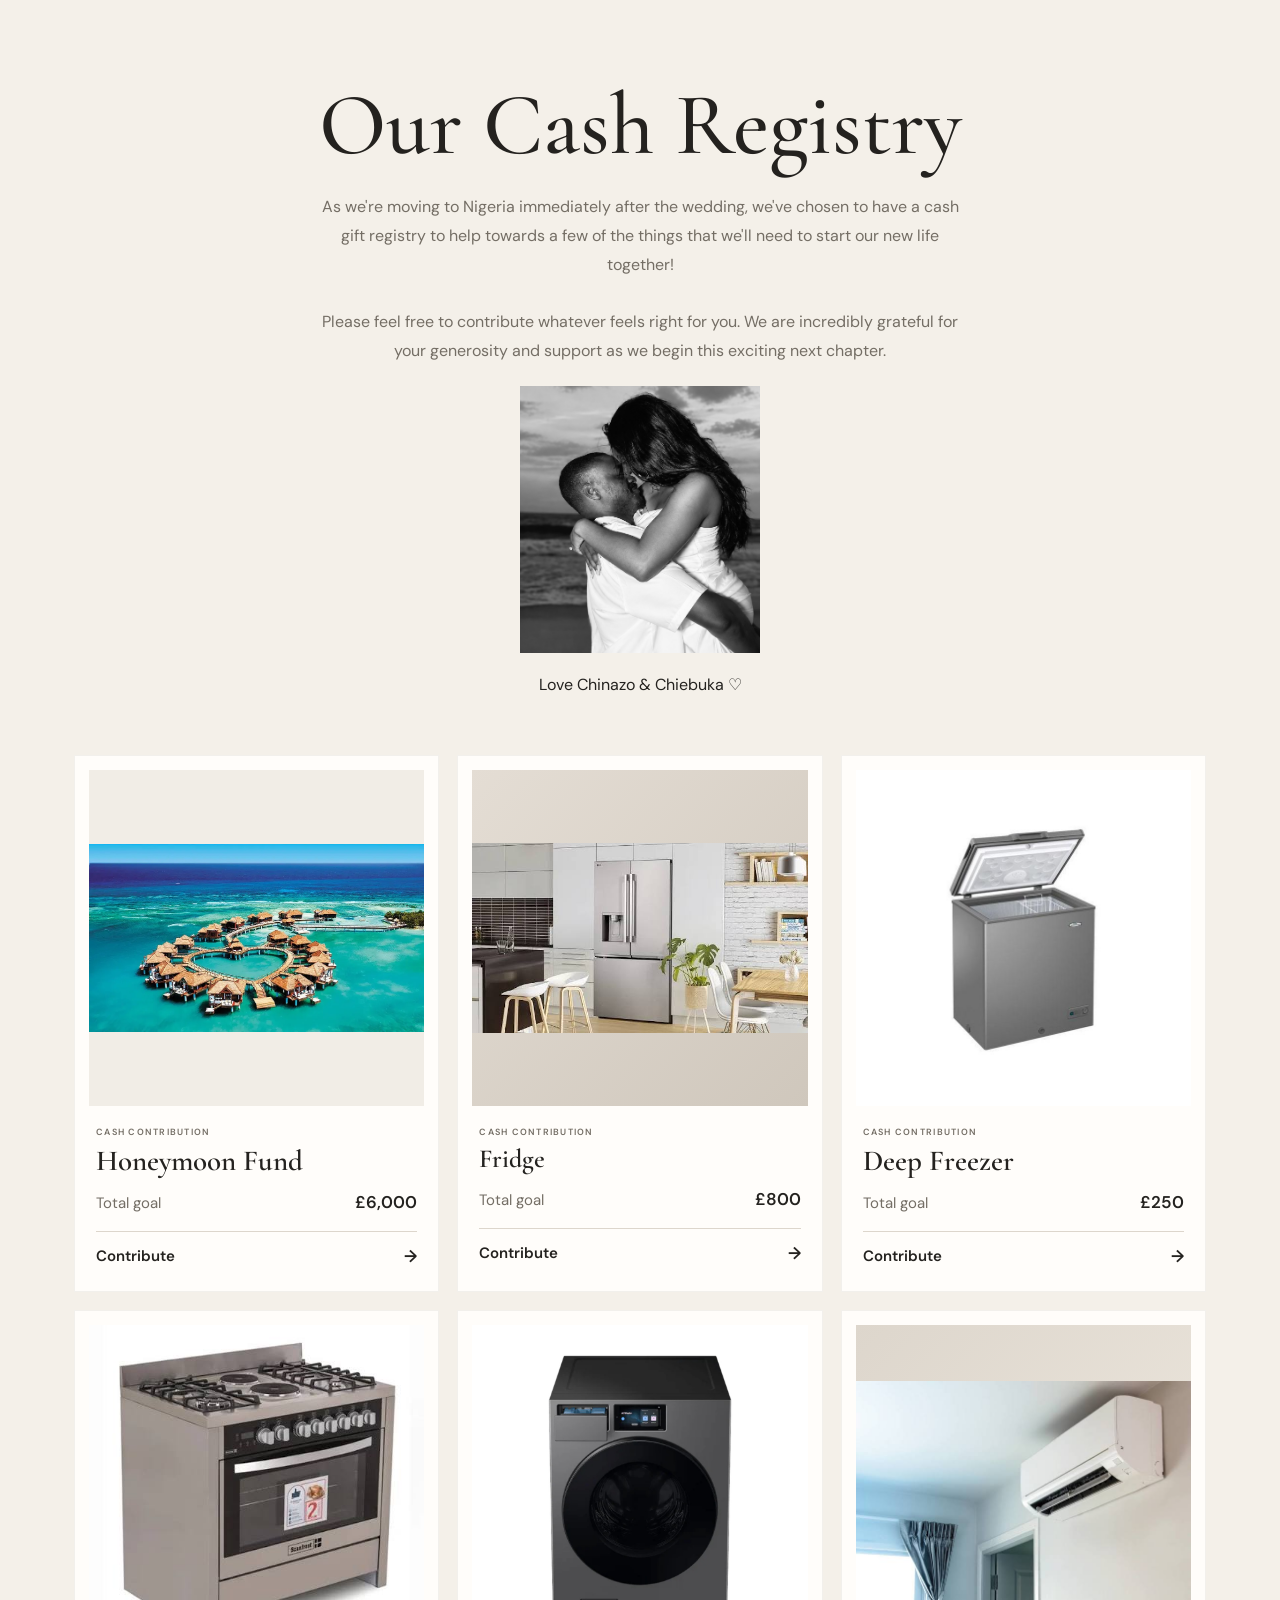
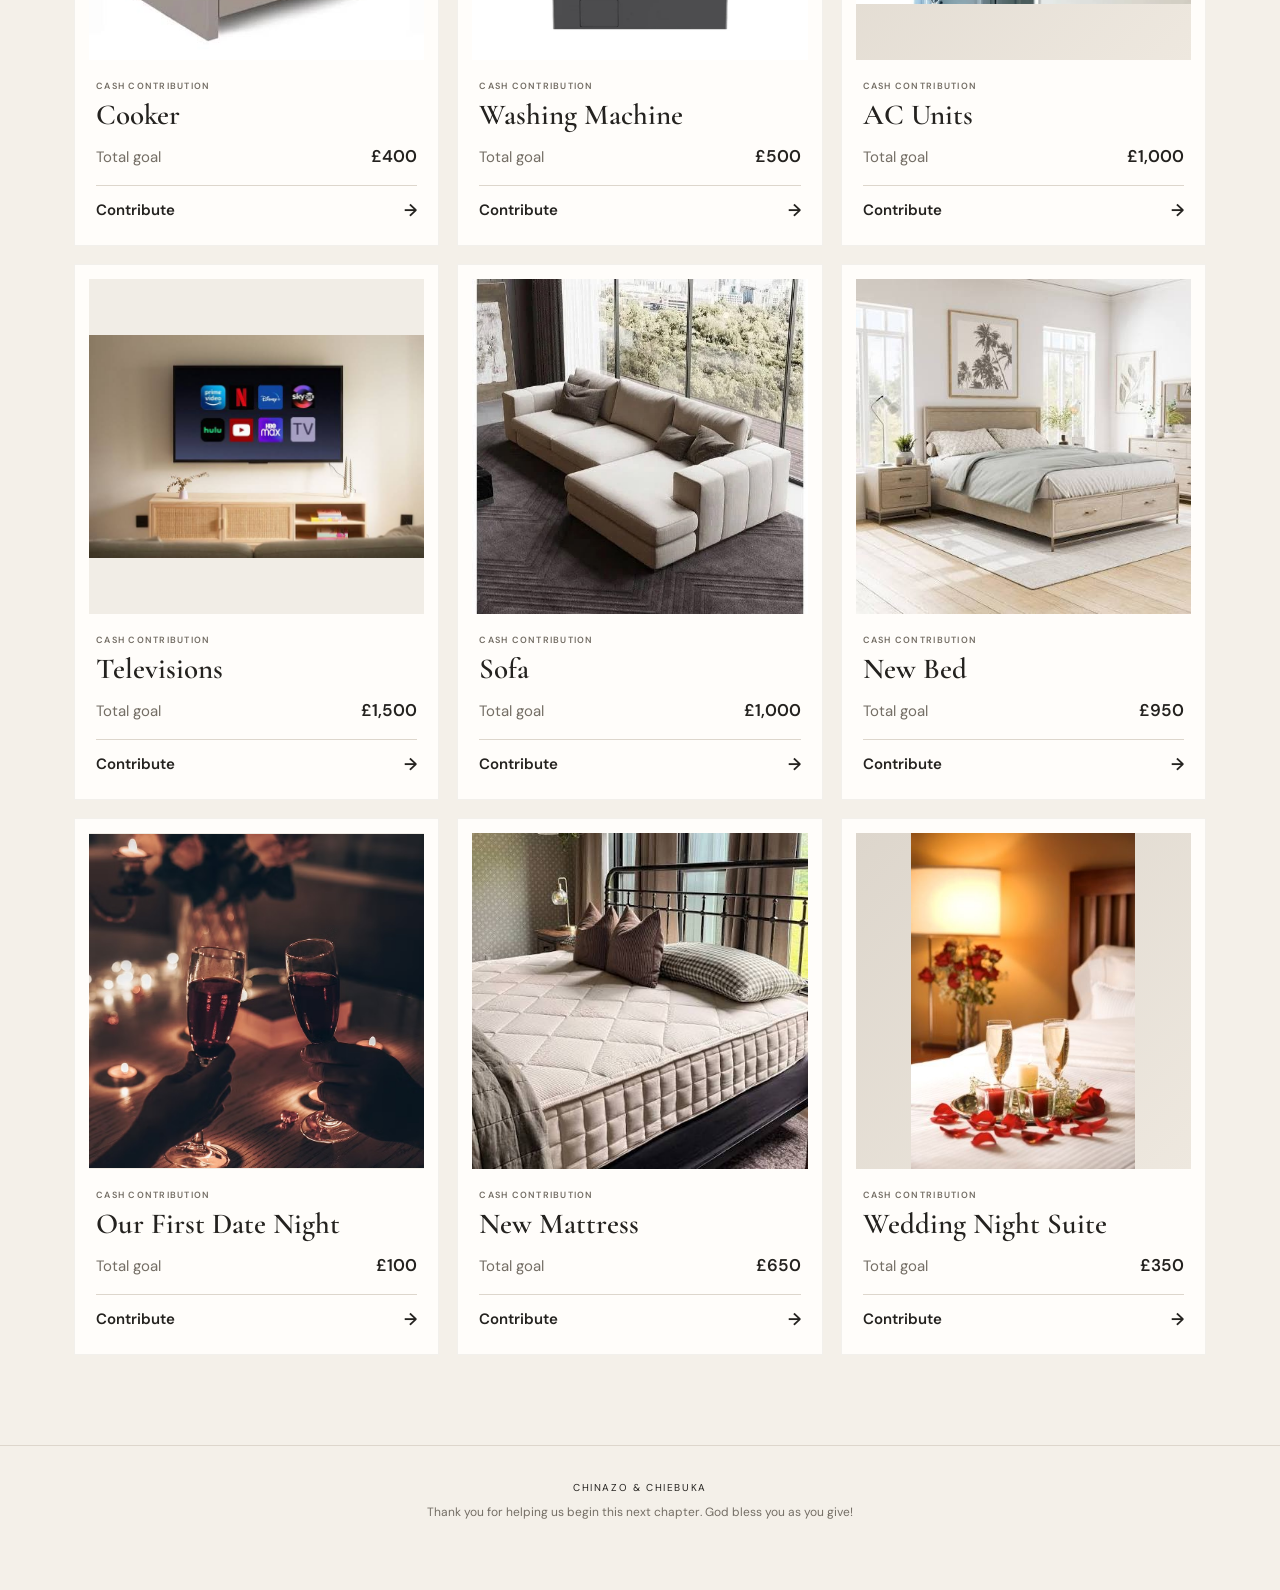
<file: index.html>
<!doctype html>
<html lang="en">
<script 
src="https://www.paypal.com/sdk/js?client-id=BAApCG5aUosLPvrOluP8S60WclKMbt3nXRqc5WOx3HyrOm88it3y6K4o2Co__RzFSHx15pcgM3TUfOJBws&components=hosted-buttons&disable-funding=venmo&currency=GBP">
</script>
  <meta charset="utf-8">
  <meta name="viewport" content="width=device-width, initial-scale=1">
  <meta name="theme-color" content="#f4f0e9">
  <title>Chinazo & Chiebuka | Gift Registry</title>
  <link rel="preconnect" href="https://fonts.googleapis.com">
  <link rel="preconnect" href="https://fonts.gstatic.com" crossorigin>
  <link href="https://fonts.googleapis.com/css2?family=Cormorant+Garamond:wght@400;500;600&family=DM+Sans:wght@400;500;600&display=swap" rel="stylesheet">
  <link rel="stylesheet" href="style.css">
</head>
<body>
  <header class="hero">
    <h1>Our Cash Registry</h1>
    <p class="intro">
      As we're moving to Nigeria immediately after the wedding, we've chosen to have a cash gift registry to help towards a few of the things that we'll need to start our new life together!
<br>
<br>
Please feel free to contribute whatever feels right for you. We are  incredibly grateful for your generosity and support as we begin this exciting next chapter.
</header>

<main>
  <div class="registry-photo">
  <img src="images/us.jpg" alt="Us">
  <br>
  <span>Love Chinazo & Chiebuka ♡</span>
</div>

  <section class="registry-grid" id="registry"></section>

</main>


  <footer>
    <div>CHINAZO & CHIEBUKA</div>
    <p>Thank you for helping us begin this next chapter. God bless you as you give!</p>
  </footer>

  <div class="modal-backdrop" id="modalBackdrop" aria-hidden="true">
    <section class="modal" role="dialog" aria-modal="true" aria-labelledby="modalTitle">
      <button class="close" id="closeModal" aria-label="Close">×</button>
      <div class="modal-icon" id="modalIcon"></div>
      <h2 id="modalTitle"></h2>

      <div class="goal-row">
        <span style="font-size: 17px;">Total goal</span><strong id="modalGoal" style="font-size: 17px;"></strong>
      </div>

      <label for="amount">How much would you like to contribute?</label>
      <div class="amount-wrap">
        <span>£</span>
        <input id="amount" inputmode="decimal" type="number" min="1" step="1" placeholder="100">
      </div>

      <div class="quick-amounts">
        <button data-amount="100">£100</button>
        <button data-amount="250">£250</button>
        <button data-amount="500">£500</button>
        <button data-amount="1000">£1000</button>
      </div>
      <span style="font-size: 14px;">Feel free to input a custom amount</span>
<br>
<br>

      <div class="payment-options">
        <button class="payment bank" id="bankBtn">
          <span>Pay by bank transfer</span><small>View bank details</small>
        </button>

        <div class="bank-details" id="bankDetails">
        <h3>Bank Transfer Details</h3><br>
       
        <div class="bank-switch">
          <button type="button" id="ukBankBtn" class="active" style="display:inline-block;" onclick="document.getElementById('bankDetails').querySelector('dl').style.display='block'; document.getElementById('nigeriaBankDetails').style.display='none';">UK</button>
          <button type="button" id="nigeriaBankBtn" onclick="document.getElementById('bankDetails').querySelector('dl').style.display='none'; document.getElementById('nigeriaBankDetails').style.display='block';">Nigeria</button>
        </div>
        
        <dl><small>UK Bank Transfers</small>
          <div><dt>Account Name</dt><dd data-bank="name">CHINAZO ONWUTA</dd></div>
          <div><dt>Bank Name</dt><dd>Revolut</dd></div>
          <div><dt>Sort Code</dt><dd data-bank="sort">04-00-75</dd></div>
          <div><dt>Account Number</dt><dd data-bank="account">20810458</dd></div>
          <div><dt>Reference</dt><dd id="bankReference">GIFT</dd></div>
          <div><dt>Amount</dt><dd id="bankAmount">£100</dd></div>
        <button class="copy-btn" id="copyBank">Copy bank details</button>
        </dl>
        
      <div id="nigeriaBankDetails" style="display:none;">
      <dl><small>Nigerian Bank Transfers</small>
        <div><dt>Account Name</dt><dd>CHIEBUKA ITANYI</dd></div>
        <div><dt>Bank Name</dt><dd>Zenith</dd></div>
        <div><dt>Account Type</dt><dd>Savings</dd></div>
        <div><dt>Account Number</dt><dd>2174967910</dd></div>
        <div><dt>Reference</dt><dd id="nigeriaBankReference">YOUR NAME + [CODE]</dd></div>
        <div><dt>Amount</dt><dd id="nigeriaBankAmount">£100</dd></div>
        <button class="copy-btn" id="copyNigeriaBank">Copy bank details</button>
      </dl>
    </div>

      </div>

      <button class= "payment link" id="paylinkBtn">
        <span>Pay by card</span><small>Credit cards, debit cards and Apple Pay</small>
        </button>
        
       <div class="bank-details" id="paymentLink">
        <h3 style="font-size: 24px;">Secure Card Payments</h3>
        <div class="payment-amount">
  <small>Send your chosen amount of <strong id="paymentAmount">£100</strong> via secure payment link</small>
</div>

  <a class="payment-link-btn" href="https://revolut.me/chinazox" target="_blank" rel="noopener">
    <small>Pay By Card</small>
  </a>
  
  <span style="font-size: 10px;">Powered by Revolut Bank</span>
</div>
</div>

<div class="bank-details" id="cardPayment">
  <h3>Pay by card</h3>

  <div class="payment-amount">
    <small style="font-size: 14px;">Please enter your chosen amount of <strong id="cardAmount">£100</strong> in the box below:</small>

  <div id="paypal-container-J99ZJFK67ZYRQ"></div>
  
</div>
        
      </div>

      <p class="small-note">
        Your contribution will be sent directly to us.
      </p>
    </section>
  </div>

  <script src="script.js"></script>
</body>
</html>
</file>
<file: style.css>
* { box-sizing: border-box; }
:root {
  --paper: #f4f0e9;
  --card: #fffdfa;
  --ink: #24221f;
  --muted: #746e65;
  --line: #ddd6cc;
  --accent: #9b8c72;
}
html { scroll-behavior: smooth; }
body {
  margin: 0;
  background: var(--paper);
  color: var(--ink);
  font-family: "DM Sans", sans-serif;
}
.hero {
  max-width: 850px;
  margin: 0 auto;
  padding: 86px 24px 20px;
  text-align: center;
}
.eyebrow {
  letter-spacing: .24em;
  font-size: 11px;
  font-weight: 600;
  margin-bottom: 24px;
}
h1, h2, h3 {
  font-family: "Cormorant Garamond", serif;
  font-weight: 500;
}
h1 {
  font-size: clamp(52px, 8vw, 88px);
  line-height: .9;
  margin: 0 0 28px;
}
.intro {
  max-width: 650px;
  margin: auto;
  font-size: 16px;
  line-height: 1.8;
  color: var(--muted);
}
.subintro {
  margin-top: 14px;
  color: var(--ink);
  font-size: 13px;
}
main { max-width: 1180px; margin: 0 auto; padding: 0 24px 90px; }
.registry-grid {
  display: grid;
  grid-template-columns: repeat(3, minmax(0, 1fr));
  gap: 18px;
}
.card {
  background: var(--card);
  border: 1px solid rgba(36,34,31,.06);
  padding: 14px;
  cursor: pointer;
  transition: transform .2s ease, box-shadow .2s ease;
}
.card:hover { transform: translateY(-4px); box-shadow: 0 18px 40px rgba(36,34,31,.09); }
.card-image {
  aspect-ratio: 1 / 1;
  overflow: hidden;
  background: #f1ede6;
}

.card-image img {
  width: 100%;
  height: 100%;
  object-fit: contain;
  display: block;
}
.card:nth-child(3n+2) .card-image { background: linear-gradient(135deg, #e4ddd4, #cfc7bc); }
.card:nth-child(3n) .card-image { background: linear-gradient(135deg, #ddd6cc, #eee8df); }
.card-body { padding: 20px 7px 10px; }
.card-kicker {
  color: var(--muted);
  text-transform: uppercase;
  letter-spacing: .14em;
  font-size: 9px;
  font-weight: 600;
}
.card h3 {
  margin: 8px 0 16px;
  font-size: 29px;
  font-weight: 600;
  line-height: 1;
}
.card:nth-child(2) h3 {
  font-size: 26px;
}
.goal {
  display: flex;
  justify-content: space-between;
  align-items: baseline;
  gap: 10px;
  color: var(--muted);
  font-size: 15px;
}
.goal strong { color: var(--ink); font-size: 17px; font-weight: 600; }
.contribute-link {
  margin-top: 18px;
  padding-top: 13px;
  border-top: 1px solid var(--line);
  display: flex;
  justify-content: space-between;
  align-items: center;
  color: var(--ink);
  font-size: 15px;
  font-weight: 600;
}
.contribute-link span:last-child { font-size: 17px; }
footer {
  text-align:center;
  padding: 35px 20px 70px;
  border-top: 1px solid var(--line);
  font-size: 10px;
  letter-spacing:.16em;
}
footer p { letter-spacing:0; color:var(--muted); font-size:12px; margin:10px 0 0; }

.modal-backdrop {
  position: fixed; inset: 0; background: rgba(25,23,20,.55);
  display:none; align-items:center; justify-content:center; padding:18px;
  z-index:10; backdrop-filter: blur(5px);
}
.modal-backdrop.open { display:flex; }
.modal {
  width:min(520px, 100%); max-height:92vh; overflow:auto;
  background:var(--card); padding:38px; position:relative;
  box-shadow:0 30px 80px rgba(0,0,0,.2);
}
.close { position:absolute; right:18px; top:12px; border:0; background:none; font-size:30px; cursor:pointer; color:var(--muted); }
.modal-icon { font-size:36px; margin-bottom:8px; }
.modal-kicker { font-size:9px; letter-spacing:.2em; font-weight:600; color:var(--muted); }
.modal h2 { font-size:46px; line-height:.95; margin:8px 0 12px; }
.goal-row { display:flex; justify-content:space-between; padding:14px 0; border-top:1px solid var(--line); border-bottom:1px solid var(--line); margin:20px 0; font-size:12px; color:var(--muted); }
.goal-row strong { color:var(--ink); }
label { font-size:12px; font-weight:600; display:block; margin-bottom:8px; }
.amount-wrap { display:flex; align-items:center; border:1px solid #bdb5aa; padding:0 14px; height:54px; }
.amount-wrap span { font-family:"Cormorant Garamond",serif; font-size:28px; }
.amount-wrap input { border:0; outline:0; background:transparent; width:100%; font-size:24px; padding-left:8px; font-family:"DM Sans",sans-serif; }
.quick-amounts { display:grid; grid-template-columns:repeat(4,1fr); gap:7px; margin:8px 0 20px; }
.quick-amounts button { border:1px solid var(--line); background:white; padding:9px; cursor:pointer; }
.payment-options { display:grid; gap:9px; }
.payment { border:0; text-align:left; padding:16px 18px; cursor:pointer; background:#e9e3da; color:var(--ink); }
.payment.bank:has(+ .bank-details.open) {
  background: #24221f;
  color: white;
}
.payment.link:has(+ .bank-details.open) {
  background: #24221f;
  color: white;
}
.quick-amounts button.selected {
  background: #24221f;
  color: white;
}
#amount::placeholder {
  color: #c9c8c8;
}
.payment span, .payment small { display:block; }
.payment span { font-weight:600; }
.payment small { margin-top:4px; opacity:.7; font-size:11px; }
.payment.bank { background:#e9e3da; color:var(--ink); }
.payment.card { background:#d8d1c6; color:var(--ink); }
.bank-details { display:none; margin-top:14px; padding:18px; background:#f0ebe4; }
.bank-details.open { display:block; }
.bank-details h3 { margin:0 0 10px; font-size:26px; }
.bank-details p { font-size:11px; color:var(--muted); }
dl { margin:14px 0; }
dl div { display:flex; justify-content:space-between; gap:20px; padding:8px 0; border-bottom:1px solid #ddd5ca; font-size:11px; }
dt { color:var(--muted); } dd { margin:0; font-weight:600; text-align:right; }
.copy-btn { width:100%; padding:11px; border:1px solid var(--ink); background:transparent; cursor:pointer; }
.small-note { color:var(--muted); font-size:10px; line-height:1.5; margin-top:18px; text-align:center; }
.registry-photo {
  max-width: 240px;
  margin: 0 auto 60px;
}
.payment-link-btn {
  display: block;
  width: 100%;
  padding: 13px 16px;
  margin-top: 10px;
  border: 1px solid var(--ink);
  background: transparent;
  color: var(--ink);
  text-align: center;
  text-decoration: none;
  font-weight: 600;
  cursor: pointer;
  transition: 0.2s ease;
}

.payment-link-btn:hover {
  background: var(--ink);
  color: white;
}

#cardPayment {
  display: none;
}

#cardPayment.open {
  display: block;
}

.bank-details {
  position: relative;
}

.bank-switch button {
  padding: 6px 14px;
  width: 58px;
  border: 1px solid #cfc7bd;
  background: transparent;
  color: #24221f;
  font-family: inherit;
  font-size: 10px;
  font-weight: 500;
  letter-spacing: 0.02em;
  cursor: pointer;
  transition: all 0.2s ease;
}

.bank-switch button:first-child {
  border-radius: 16px 0 0 16px;
}

.bank-switch button:last-child {
  border-radius: 0 16px 16px 0;
}

.bank-switch {
  position: absolute;
  top: 65px;
  right: 10px;
}

.bank-switch button.active {
  background: #24221f;
  color: white;
}

.registry-photo img {
  width: 100%;
  display: block;
}
.registry-photo span {
  display: block;
  width: max-content;
  margin: 0 auto;
  white-space: nowrap;
}

.thank-you-page {
  max-width: 900px;
  margin: 0 auto;
  padding: 60px 24px;
  text-align: center;
}

.thank-you-page h1 {
  font-family: "Cormorant Garamond", serif;
  font-size: 52px;
  font-weight: 500;
  margin-bottom: 30px;
}

.thank-you-page img {
  display: block;
  width: 100%;
  max-width: 750px;
  margin: 0 auto 35px;
}

.thank-you-page p {
  max-width: 600px;
  margin: 0 auto 30px;
  font-size: 17px;
  line-height: 1.6;
}

.thank-you-button {
  display: inline-block;
  padding: 13px 28px;
  background: var(--ink);
  color: white;
  text-decoration: none;
  font-weight: 600;
}
.thank-you-page img {
  width: 350px;
  max-width: 90%;
  height: auto;
}

@media (max-width: 850px) {
  .registry-grid { grid-template-columns:repeat(2, minmax(0,1fr)); }
}
@media (max-width: 560px) {
  .hero { padding-top:58px; }
  h1 { font-size:49px; }
  .registry-grid { grid-template-columns:1fr; }
  .card-image { aspect-ratio:1.35/1; }
  .modal { padding:28px 22px; }
  .modal h2 { font-size:34px; }
}
</file>
